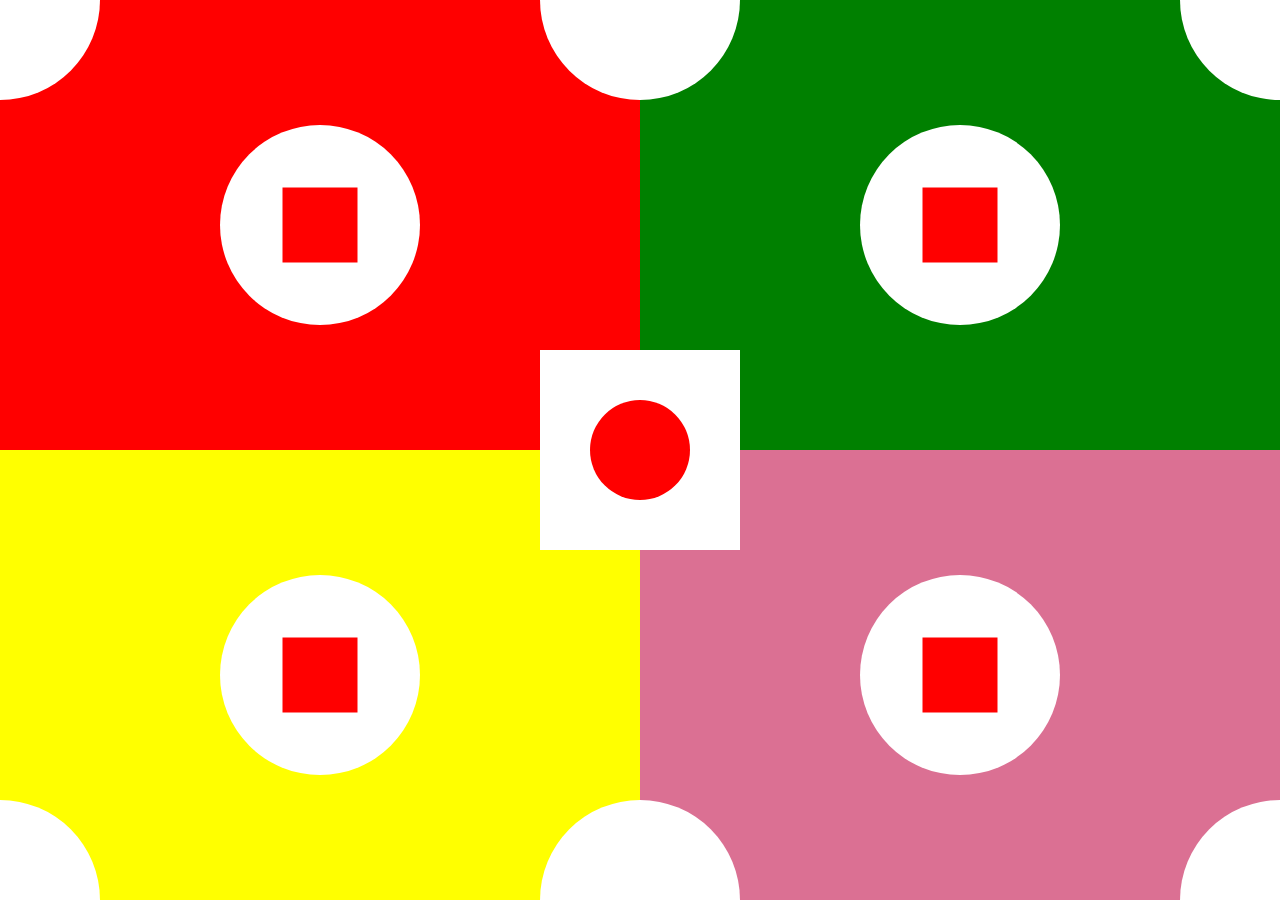
<file: pages/case01.html>
<!DOCTYPE html>
<html lang="en">
  <head>
    <meta charset="UTF-8" />
    <meta name="viewport" content="width=device-width, initial-scale=1.0" />
    <title>Case 01</title>
    <link rel="stylesheet" href="/CSS/case-01.css" />
  </head>
  <body>
    <div class="square-01">
      <div class="circle-01"></div>
      <div class="circle-02"></div>
      <div class="circle-05">
        <div class="rectangle"></div>
      </div>
    </div>
    <div class="square-02">
      <div class="circle-01"></div>
      <div class="circle-02"></div>
      <div class="circle-05">
        <div class="rectangle"></div>
      </div>
    </div>
    <div class="square-03">
      <div class="circle-03"></div>
      <div class="circle-04"></div>
      <div class="circle-05">
        <div class="rectangle"></div>
      </div>
    </div>
    <div class="square-04">
      <div class="circle-03"></div>
      <div class="circle-04"></div>
      <div class="circle-05">
        <div class="rectangle"></div>
      </div>
    </div>
    <div class="mid-square">
      <div class="mid-circle"></div>
    </div>
  </body>
</html>
</file>
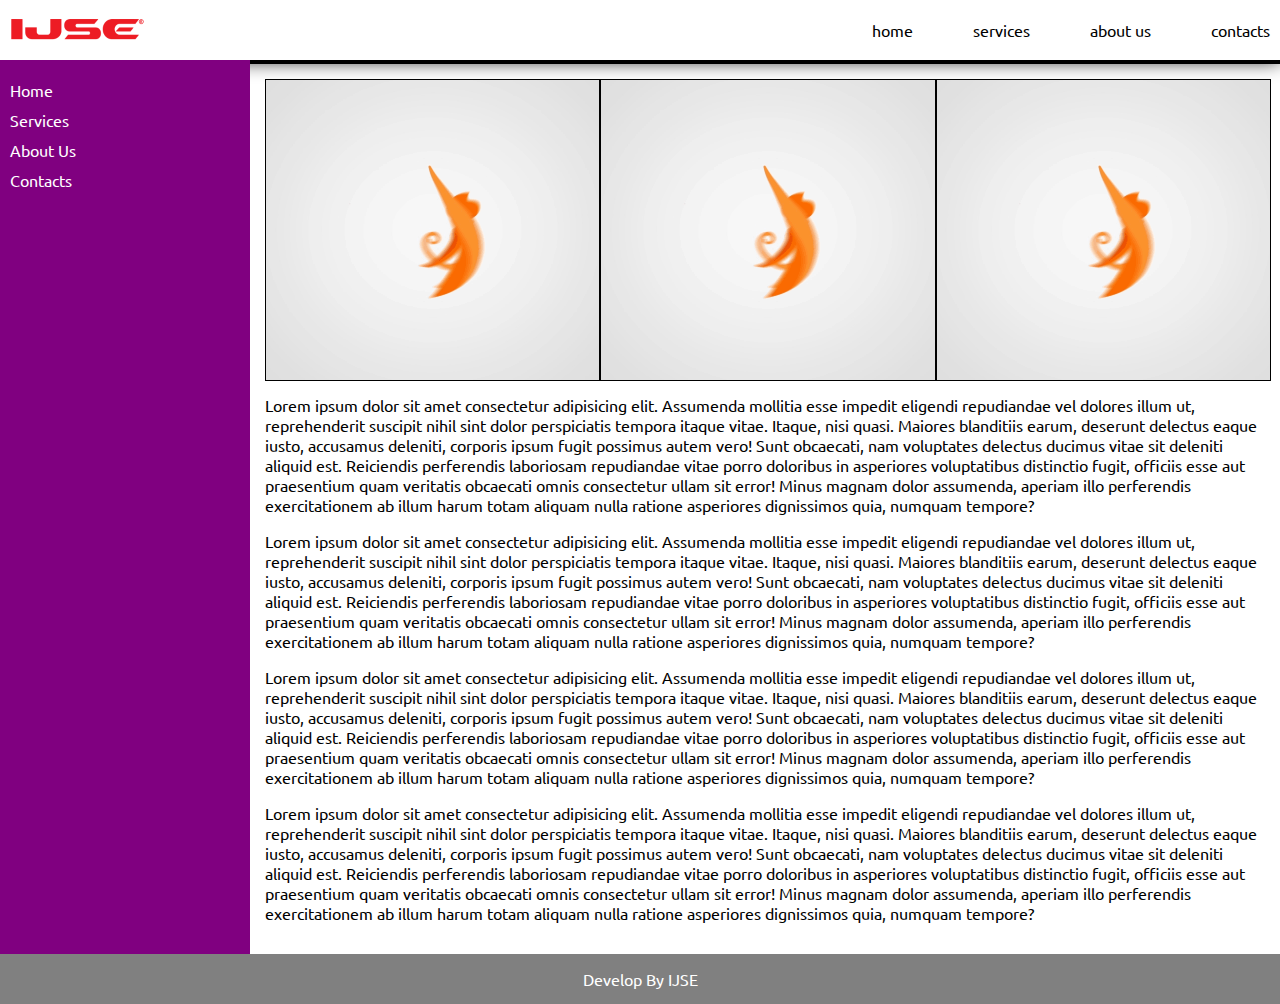
<file: pages/case02.html>
<!DOCTYPE html>
<html lang="en">
  <head>
    <meta charset="UTF-8" />
    <meta name="viewport" content="width=device-width, initial-scale=1.0" />
    <title>Case-02</title>
    <link rel="preconnect" href="https://fonts.googleapis.com" />
    <link rel="preconnect" href="https://fonts.gstatic.com" crossorigin />
    <link
      href="https://fonts.googleapis.com/css2?family=Ubuntu:ital,wght@0,300;0,400;0,500;0,700;1,300;1,400;1,500;1,700&display=swap"
      rel="stylesheet"
    />
    <link rel="stylesheet" href="/CSS/case-02.css" />
  </head>
  <body>
    <header class="header">
      <div class="logo">
        <img src="/assests/images/ijse.png" alt="ijse-logo" />
      </div>
      <div class="nav">
        <ul>
          <li><a href="Home">home</a></li>
          <li><a href="Services">services</a></li>
          <li><a href="About Us">about us</a></li>
          <li><a href="Contacts">contacts</a></li>
        </ul>
      </div>
    </header>
    <main>
      <div class="hero">
        <div class="menu">
          <ul id="menu-nav">
            <li>Home</li>
            <li>Services</li>
            <li>About Us</li>
            <li>Contacts</li>
          </ul>
        </div>
        <div class="content">
          <div class="videos">
            <img src="/assests/images/loading.gif" alt="video-1" />
            <img src="/assests/images/loading.gif" alt="video-2" />
            <img src="/assests/images/loading.gif" alt="video-3" />
          </div>
          <div class="paragraph">
            <p>
              Lorem ipsum dolor sit amet consectetur adipisicing elit. Assumenda
              mollitia esse impedit eligendi repudiandae vel dolores illum ut,
              reprehenderit suscipit nihil sint dolor perspiciatis tempora
              itaque vitae. Itaque, nisi quasi. Maiores blanditiis earum,
              deserunt delectus eaque iusto, accusamus deleniti, corporis ipsum
              fugit possimus autem vero! Sunt obcaecati, nam voluptates delectus
              ducimus vitae sit deleniti aliquid est. Reiciendis perferendis
              laboriosam repudiandae vitae porro doloribus in asperiores
              voluptatibus distinctio fugit, officiis esse aut praesentium quam
              veritatis obcaecati omnis consectetur ullam sit error! Minus
              magnam dolor assumenda, aperiam illo perferendis exercitationem ab
              illum harum totam aliquam nulla ratione asperiores dignissimos
              quia, numquam tempore?
            </p>
            <p>
              Lorem ipsum dolor sit amet consectetur adipisicing elit. Assumenda
              mollitia esse impedit eligendi repudiandae vel dolores illum ut,
              reprehenderit suscipit nihil sint dolor perspiciatis tempora
              itaque vitae. Itaque, nisi quasi. Maiores blanditiis earum,
              deserunt delectus eaque iusto, accusamus deleniti, corporis ipsum
              fugit possimus autem vero! Sunt obcaecati, nam voluptates delectus
              ducimus vitae sit deleniti aliquid est. Reiciendis perferendis
              laboriosam repudiandae vitae porro doloribus in asperiores
              voluptatibus distinctio fugit, officiis esse aut praesentium quam
              veritatis obcaecati omnis consectetur ullam sit error! Minus
              magnam dolor assumenda, aperiam illo perferendis exercitationem ab
              illum harum totam aliquam nulla ratione asperiores dignissimos
              quia, numquam tempore?
            </p>
            <p>
              Lorem ipsum dolor sit amet consectetur adipisicing elit. Assumenda
              mollitia esse impedit eligendi repudiandae vel dolores illum ut,
              reprehenderit suscipit nihil sint dolor perspiciatis tempora
              itaque vitae. Itaque, nisi quasi. Maiores blanditiis earum,
              deserunt delectus eaque iusto, accusamus deleniti, corporis ipsum
              fugit possimus autem vero! Sunt obcaecati, nam voluptates delectus
              ducimus vitae sit deleniti aliquid est. Reiciendis perferendis
              laboriosam repudiandae vitae porro doloribus in asperiores
              voluptatibus distinctio fugit, officiis esse aut praesentium quam
              veritatis obcaecati omnis consectetur ullam sit error! Minus
              magnam dolor assumenda, aperiam illo perferendis exercitationem ab
              illum harum totam aliquam nulla ratione asperiores dignissimos
              quia, numquam tempore?
            </p>
            <p>
              Lorem ipsum dolor sit amet consectetur adipisicing elit. Assumenda
              mollitia esse impedit eligendi repudiandae vel dolores illum ut,
              reprehenderit suscipit nihil sint dolor perspiciatis tempora
              itaque vitae. Itaque, nisi quasi. Maiores blanditiis earum,
              deserunt delectus eaque iusto, accusamus deleniti, corporis ipsum
              fugit possimus autem vero! Sunt obcaecati, nam voluptates delectus
              ducimus vitae sit deleniti aliquid est. Reiciendis perferendis
              laboriosam repudiandae vitae porro doloribus in asperiores
              voluptatibus distinctio fugit, officiis esse aut praesentium quam
              veritatis obcaecati omnis consectetur ullam sit error! Minus
              magnam dolor assumenda, aperiam illo perferendis exercitationem ab
              illum harum totam aliquam nulla ratione asperiores dignissimos
              quia, numquam tempore?
            </p>
          </div>
        </div>
      </div>
    </main>
    <footer>Develop By IJSE</footer>
  </body>
</html>
</file>
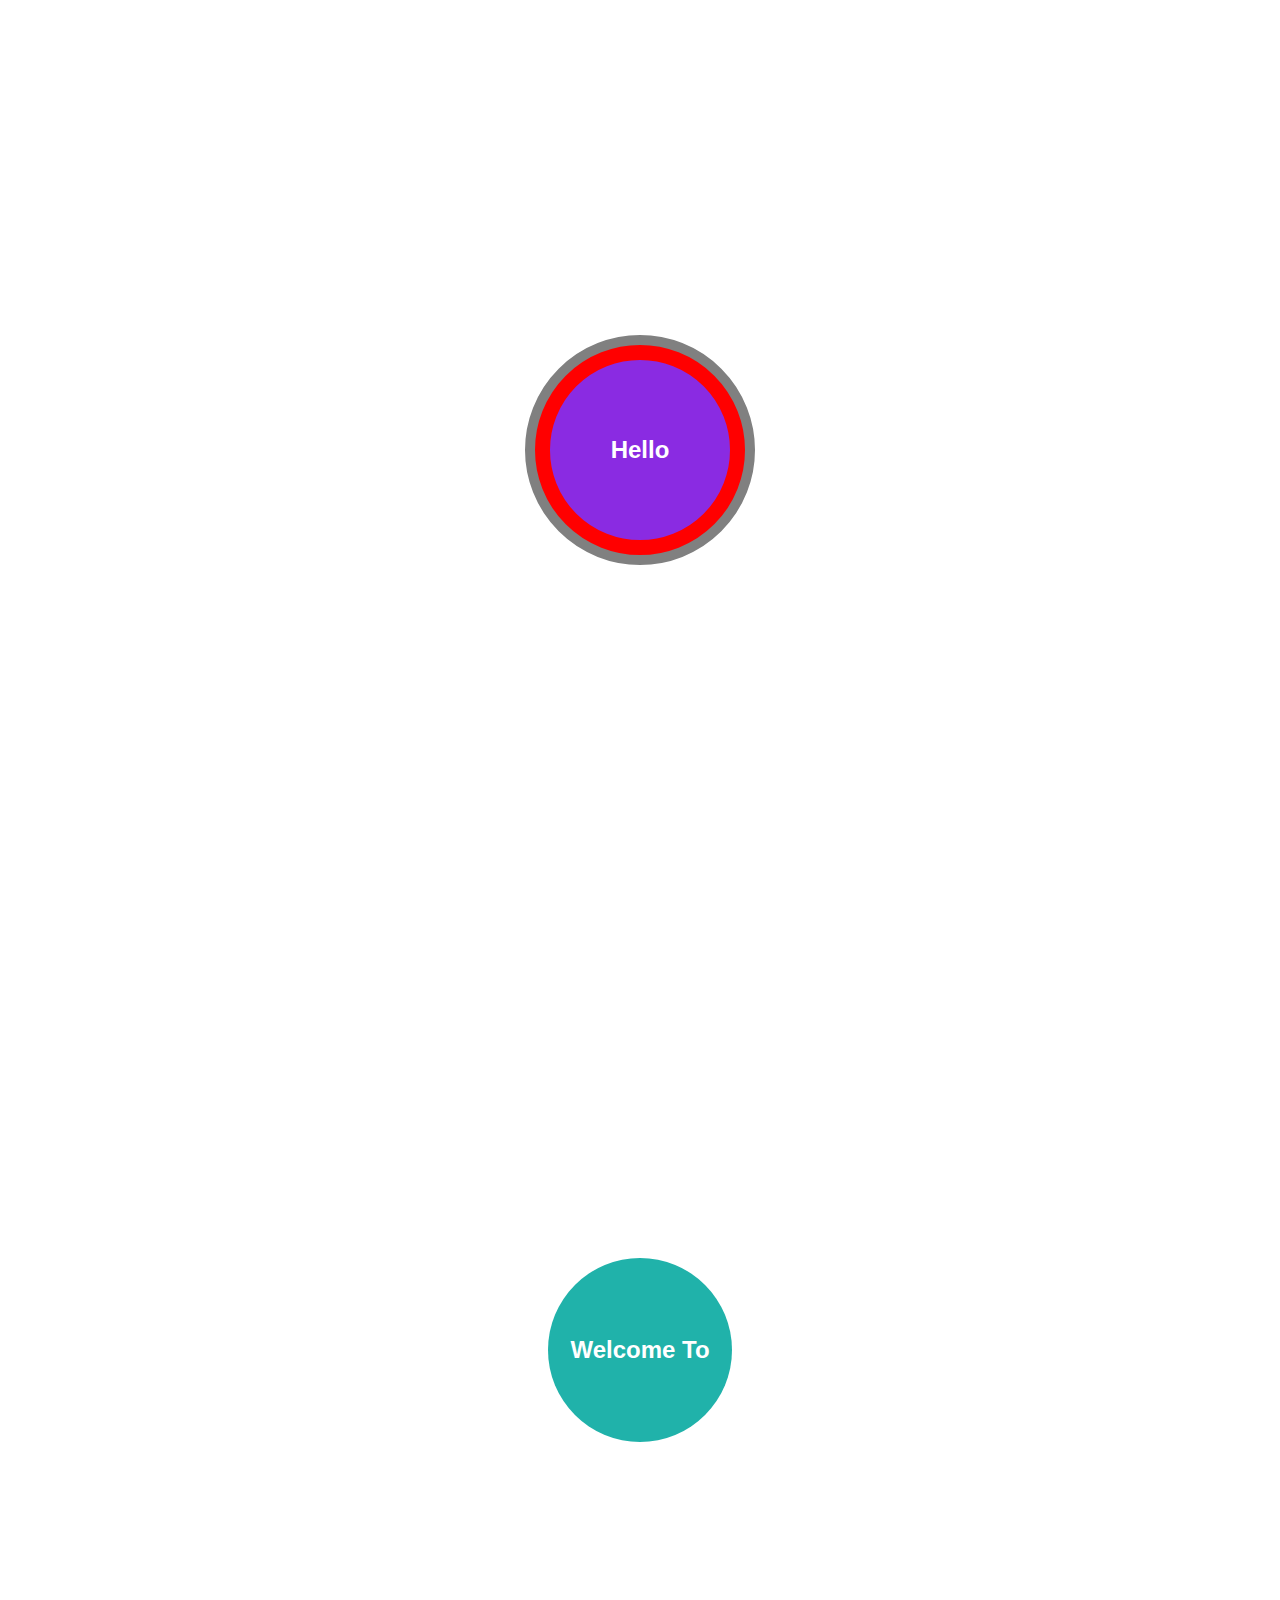
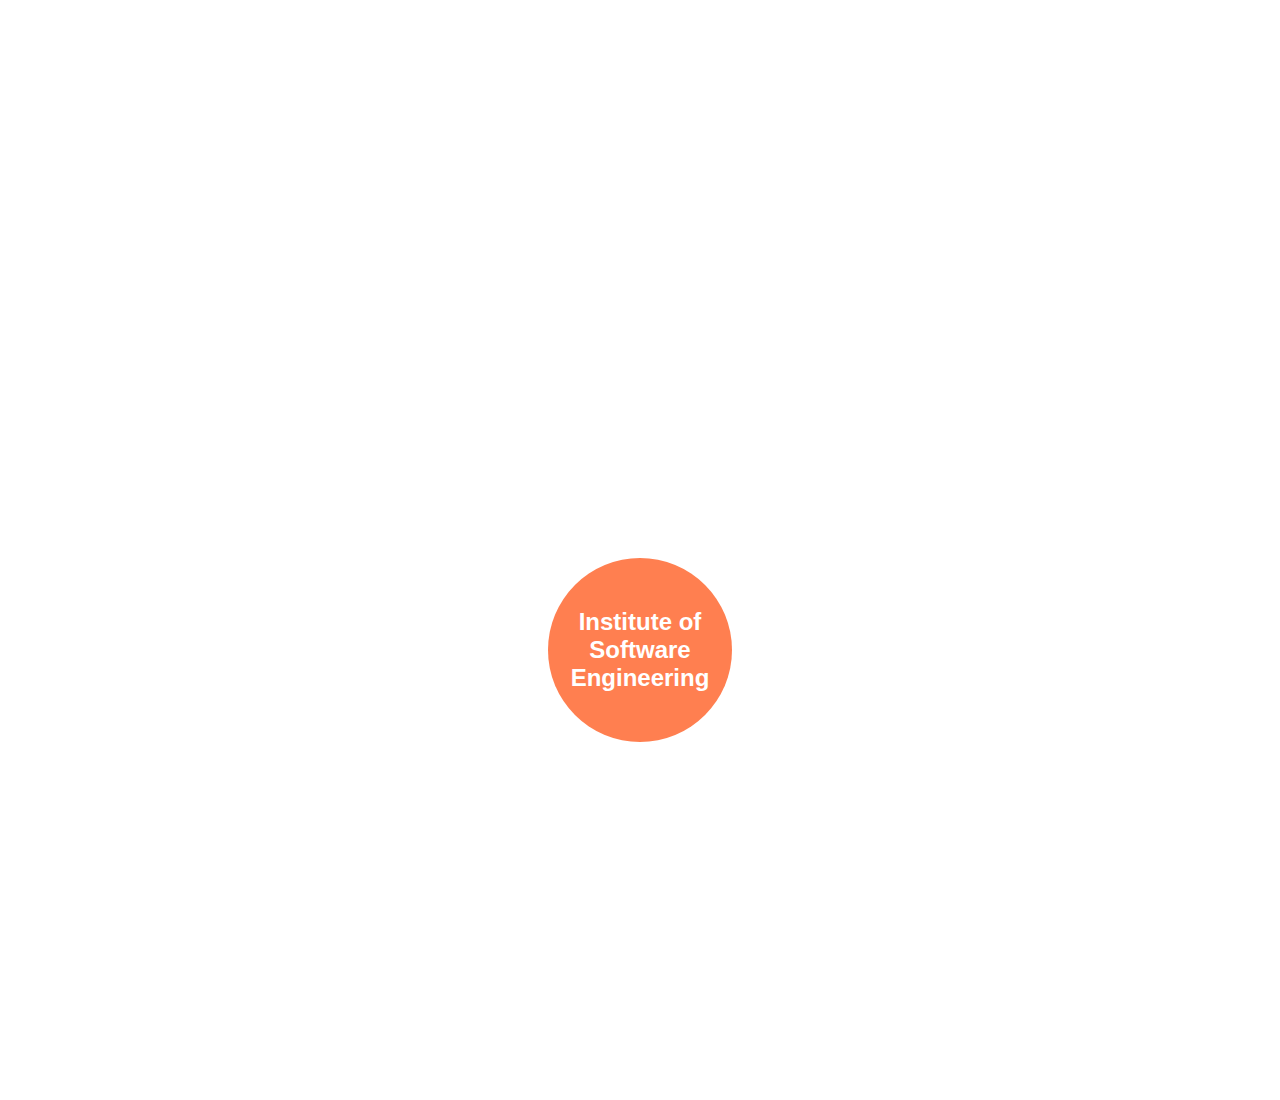
<file: pages/case03.html>
<!DOCTYPE html>
<html lang="en">
  <head>
    <meta charset="UTF-8" />
    <meta name="viewport" content="width=device-width, initial-scale=1.0" />
    <title>Assignment 03 - Case 3</title>
    <link rel="stylesheet" href="/CSS/case-03.css" />
  </head>
  <body>
    <div class="outer">
      <div class="inner"></div>
    </div>
    <section class="page">
      <section id="hello"><h2>Hello</h2></section>
    </section>
    <section class="page">
      <section id="welcome"><h2>Welcome To</h2></section>
    </section>
    <section class="page">
      <section id="ijse"><h2>Institute of Software Engineering</h2></section>
    </section>
  </body>
</html>
</file>
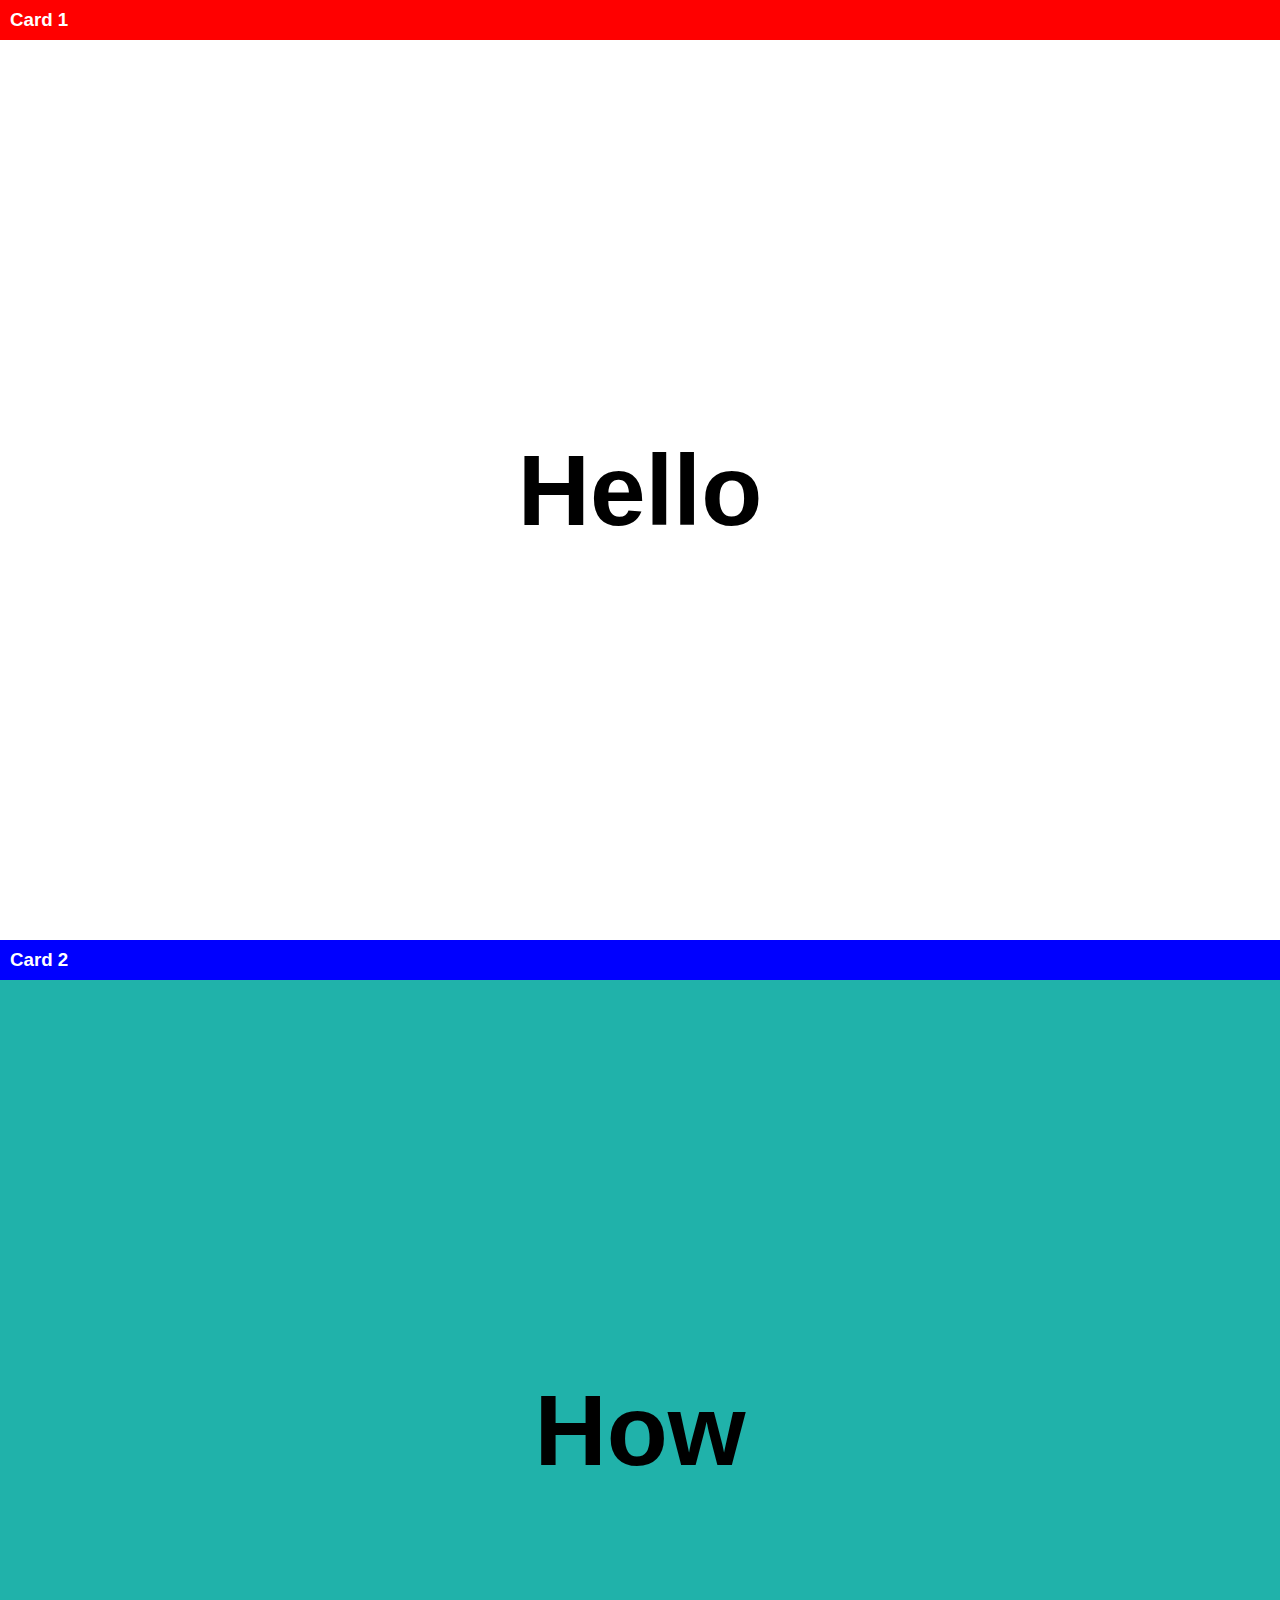
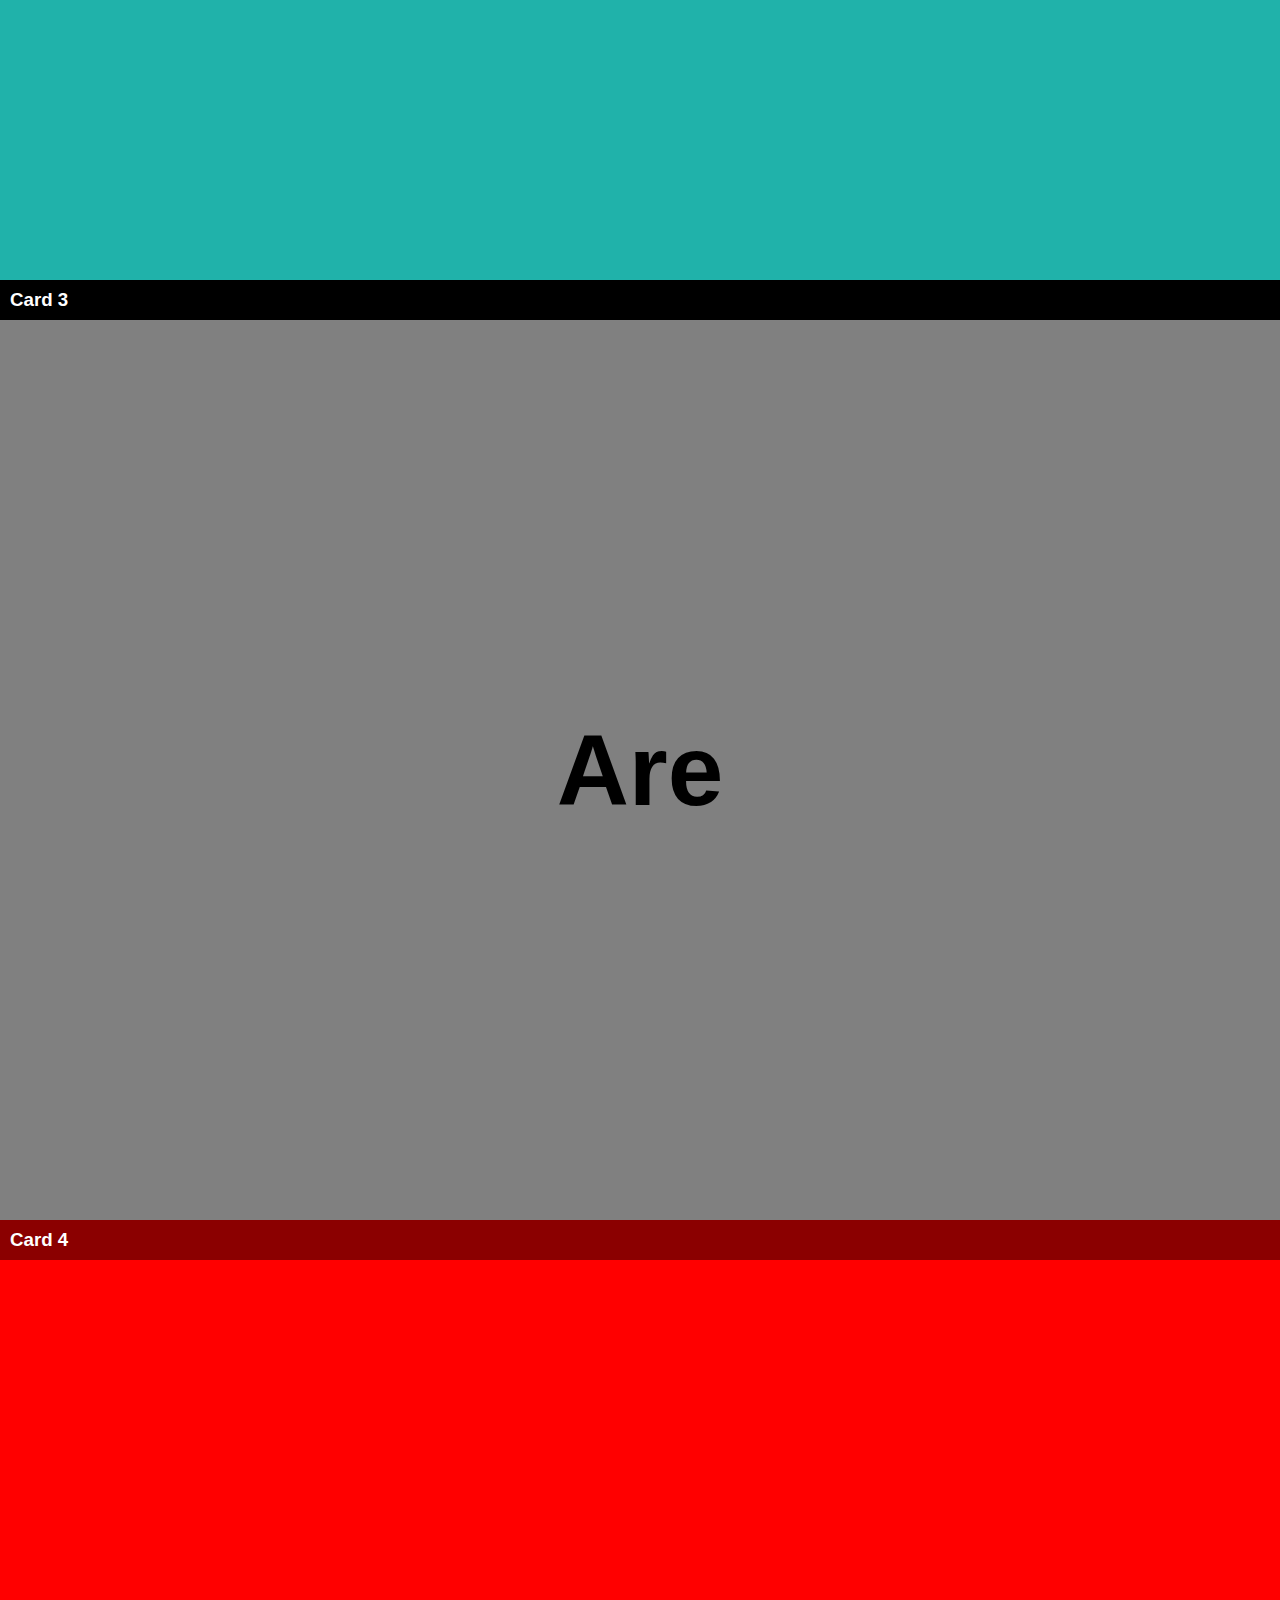
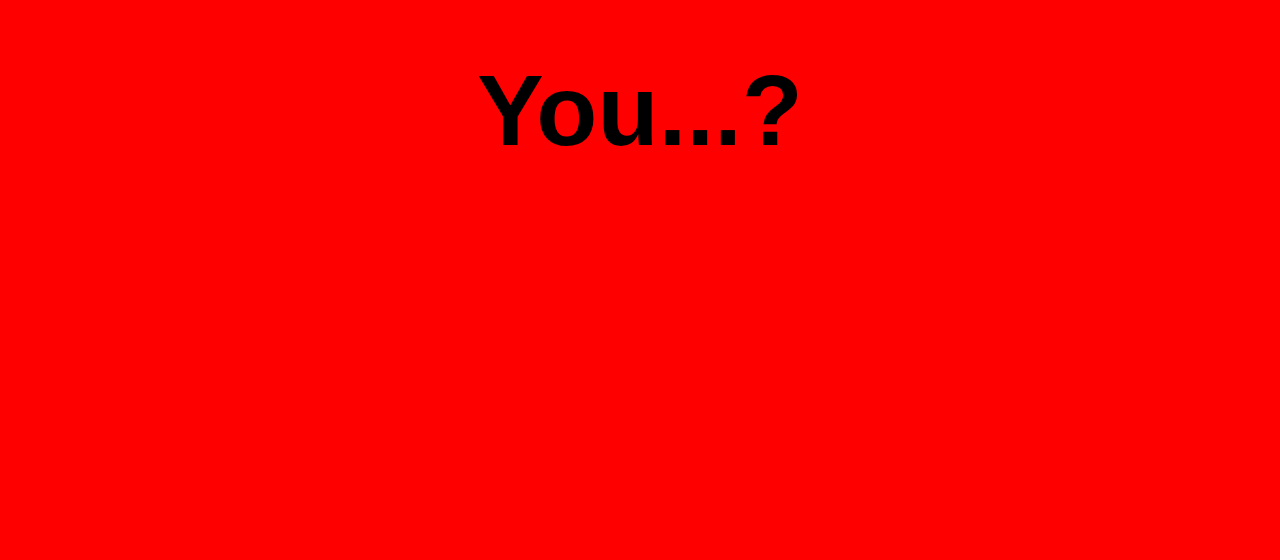
<file: pages/case04.html>
<!DOCTYPE html>
<html lang="en">
  <head>
    <meta charset="UTF-8" />
    <meta name="viewport" content="width=device-width, initial-scale=1.0" />
    <title>Assignment 03 - Case 4</title>
    <link rel="stylesheet" href="/CSS/case-04.css" />
  </head>
  <body>
    <section>
      <header><h3>Card 1</h3></header>
      <main><h1>Hello</h1></main>
    </section>
    <section>
      <header><h3>Card 2</h3></header>
      <main><h1>How</h1></main>
    </section>
    <section>
      <header><h3>Card 3</h3></header>
      <main><h1>Are</h1></main>
    </section>
    <section>
      <header><h3>Card 4</h3></header>
      <main><h1>You...?</h1></main>
    </section>
  </body>
</html>
</file>
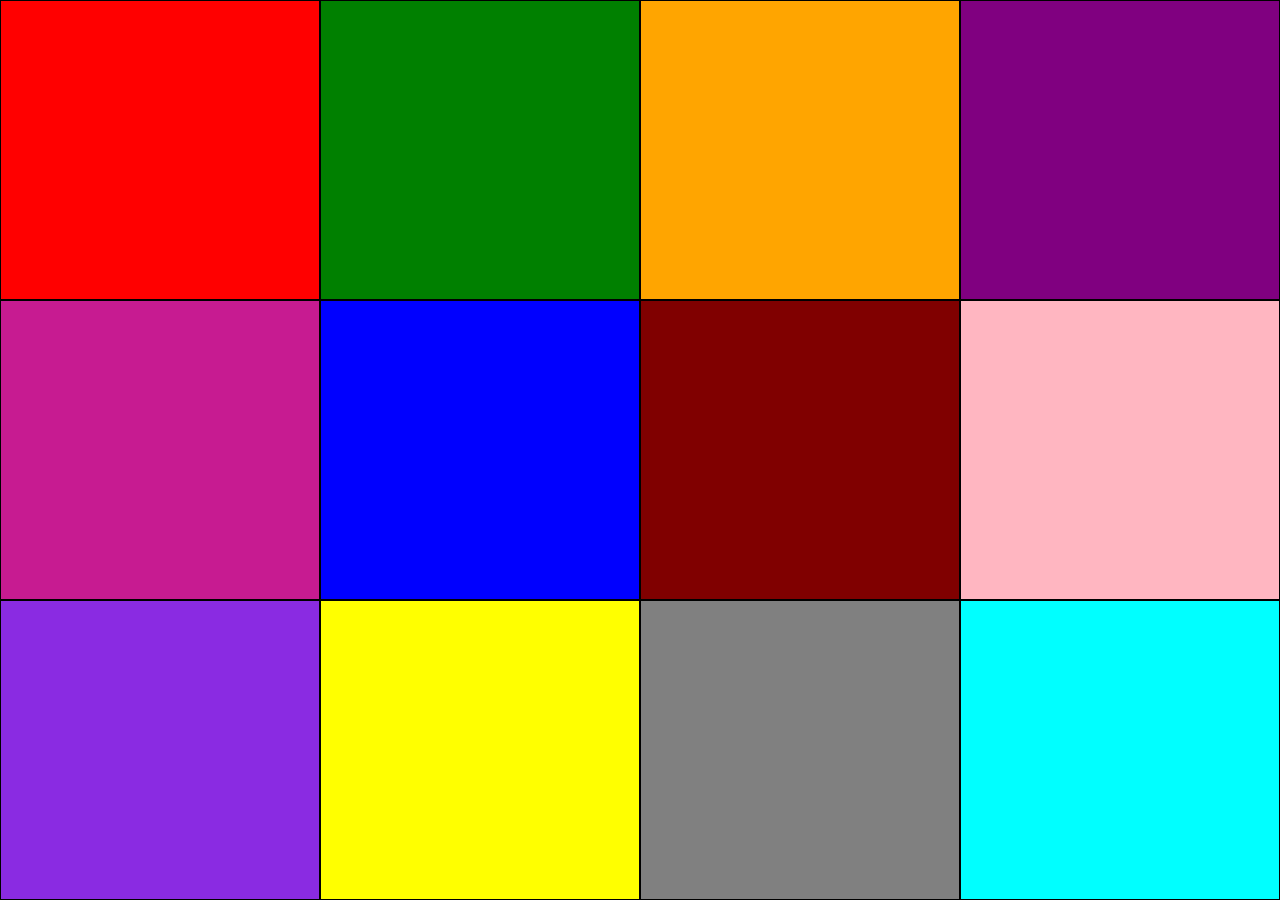
<file: pages/case05.html>
<!DOCTYPE html>
<html lang="en">
  <head>
    <meta charset="UTF-8" />
    <meta name="viewport" content="width=device-width, initial-scale=1.0" />
    <title>Case 05</title>
<link rel="stylesheet" href="/CSS/case-05.css">
  </head>
  <body>
    <div class="container">
      <div class="box box1"></div>
      <div class="box box2"></div>
      <div class="box box3"></div>
      <div class="box box4"></div>
      <div class="box box5"></div>
      <div class="box box6"></div>
      <div class="box box7"></div>
      <div class="box box8"></div>
      <div class="box box9"></div>
      <div class="box box10"></div>
      <div class="box box11"></div>
      <div class="box box12"></div>
    </div>
  </body>
</html>
</file>
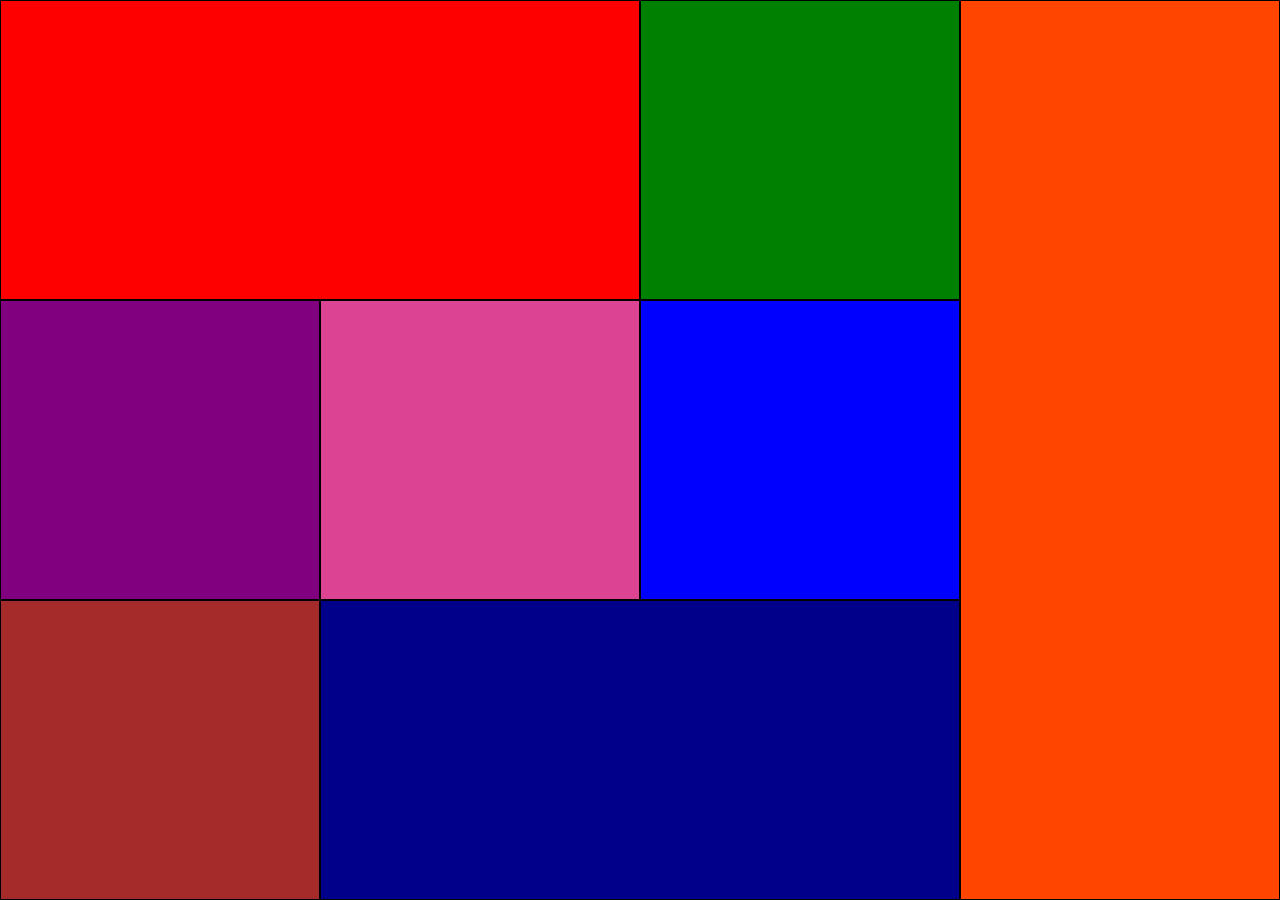
<file: pages/case06.html>
<!DOCTYPE html>
<html lang="en">
  <head>
    <meta charset="UTF-8" />
    <meta name="viewport" content="width=device-width, initial-scale=1.0" />
    <title>Case - 06</title>
    <link rel="stylesheet" href="/CSS/case-06.css" />
  </head>
  <body>
    <div class="container">
      <div class="box box1"></div>
      <div class="box box2"></div>
      <div class="box box3"></div>
      <div class="box box4"></div>
      <div class="box box5"></div>
      <div class="box box6"></div>
      <div class="box box7"></div>
      <div class="box box8"></div>
    </div>
  </body>
</html>
</file>
<file: CSS/case-01.css>
body {
    margin: 0;
  }

  .square-01 {
    width: 50%;
    height: 50%;
    position: absolute;
    top: 0;
    left: 0;
    background-color: red;
  }
  .square-02 {
    width: 50%;
    height: 50%;
    position: absolute;
    top: 0;
    right: 0;
    background-color: green;
  }
  .square-03 {
    width: 50%;
    height: 50%;
    position: absolute;
    bottom: 0;
    left: 0;
    background-color: yellow;
  }
  .square-04 {
    width: 50%;
    height: 50%;
    position: absolute;
    bottom: 0;
    right: 0;
    background-color: palevioletred;
  }
  .circle-01 {
    width: 100px;
    height: 100px;
    background-color: white;
    position: absolute;
    top: 0;
    left: 0;
    border-radius: 0 0 500px 0;
  }
  .circle-02 {
    width: 100px;
    height: 100px;
    background-color: white;
    position: absolute;
    top: 0;
    right: 0;
    border-radius: 0 0 0 500px;
  }
  .circle-03 {
    width: 100px;
    height: 100px;
    background-color: white;
    position: absolute;
    bottom: 0;
    left: 0;
    border-radius: 0 500px 0 0;
  }
  .circle-04 {
    width: 100px;
    height: 100px;
    background-color: white;
    position: absolute;
    bottom: 0;
    right: 0;
    border-radius: 500px 0 0 0;
  }
  .mid-circle {
    width: 100px;
    height: 100px;
    background-color: red;
    position: absolute;
    top: 50%;
    left: 50%;
    transform: translate(-50%, -50%);
    border-radius: 500px;
  }
  .circle-05 {
    width: 200px;
    height: 200px;
    background-color: white;
    position: absolute;
    top: 50%;
    left: 50%;
    transform: translate(-50%, -50%);
    border-radius: 500px;
  }
  .rectangle {
    width: 75px;
    height: 75px;
    background-color: red;
    position: absolute;
    top: 50%;
    left: 50%;
    transform: translate(-50%, -50%);
  }
  .mid-square {
    width: 200px;
    height: 200px;
    background-color: white;
    position: absolute;
    top: 50%;
    left: 50%;
    transform: translate(-50%, -50%);
  }
</file>
<file: CSS/case-02.css>
* {
  font-family: "Ubuntu", sans-serif;
  font-weight: 400;
}
body {
  margin: 0;
}
header {
  width: 100%;
  height: 60px;
  background-color: white;
  display: flex;
  justify-content: space-between;
  align-items: center;

  box-shadow: 0px 0px 20px black;
}

.logo {
  margin: 0;
  padding: 0 0 0 10px;
}
.nav ul {
  list-style: none;
  display: flex;
  flex-direction: row;
  margin: 0;
  padding-right: 10px;
  column-gap: 60px;
}
a {
  list-style: none;
  text-decoration: none;
  color: black;
}

footer {
  width: 100%;
  height: 50px;
  color: white;
  position: absolute;
  background-color: grey;
  display: flex;
  align-items: center;
  justify-content: center;
}
.hero {
  width: 100%;
  min-height: calc(100vh - 110px);
  display: flex;
  flex-direction: row;
}
.menu {
  width: 20%;

  height: auto;
  background-color: purple;

  z-index: 1;
}
.content {
  width: 80%;
  border-top: 4px solid black;
  height: auto;
  padding: 15px;
}
#menu-nav {
  margin: 0;
  padding: 20px 0 0 10px;
  color: white;
  list-style: none;
  display: flex;
  flex-direction: column;
  row-gap: 10px;
}
.videos {
  width: 100%;
  height: 300px;
  background-color: antiquewhite;
  display: flex;
  flex-direction: row;
}
.videos img {
  width: calc(100% / 3);
  height: 100%;
  object-fit: cover;
  border: 1px solid black;
}
.paragraph {
  width: 100%;
  height: auto;
}
</file>
<file: CSS/case-03.css>
body {
    margin: 0;
    overflow-x: hidden;
  }
  .outer {
    width: 200px;
    height: 200px;
    border: 15px solid gray;
    position: fixed;
    top: 50%;
    left: 50%;
    transform: translate(-50%, -50%);
    border-radius: 100%;
    z-index: 1;
  }
  .inner {
    width: 180px;
    height: 180px;
    border: 15px solid red;
    position: relative;
    top: 50%;
    left: 50%;
    transform: translate(-50%, -50%);
    border-radius: 100%;
  }
  
  .page {
    margin: 0;
    width: 100%;
    height: 100vh;
  }
  #hello,
  #welcome,
  #ijse {
    margin: 0;
    width: 184px;
    height: 184px;
    border-radius: 100%;
    position: relative;
    top: 50%;
    left: 50%;
    transform: translate(-50%, -50%);
    align-content: center;
  }
  #hello {
    background-color: blueviolet;
  }
  
  #welcome {
    background-color: lightseagreen;
  }
  
  #ijse {
    background-color: coral;
  }
  h2 {
    font-family: "Segoe UI", Tahoma, Geneva, Verdana, sans-serif;
    color: white;
    text-align: center;
  }
</file>
<file: CSS/case-04.css>
body {
    overflow-x: hidden;
    margin: 0;
    font-family: "Segoe UI", Tahoma, Geneva, Verdana, sans-serif;
  }
  h3 {
    margin: 0;
    margin-left: 10px;
    color: white;
  }
  h1 {
    font-size: 100px;
    text-align: center;
  }
  
  body > section header {
    align-content: center;
    position: sticky;
    top: 0;
    left: 0;
    width: 100vw;
    height: 40px;
  }
  body > section:nth-child(1) header {
    background-color: red;
  }
  body > section:nth-child(2) header {
    background-color: blue;
  }
  body > section:nth-child(3) header {
    background-color: black;
  }
  body > section:nth-child(4) header {
    background-color: darkred;
  }
  
  body > section main {
    align-content: center;
    width: 100vw;
    height: 100vh;
  }
  body > section:nth-child(2) main {
    background-color: lightseagreen;
  }
  body > section:nth-child(3) main {
    background-color: gray;
  }
  body > section:nth-child(4) main {
    background-color: red;
  }
</file>
<file: CSS/case-05.css>
body {
    margin: 0;
  }
  .container {
    width: 100%;
    height: 100vh;
    display: grid;

    grid-template-columns: repeat(4, 1fr);
  }
  .box {
    border: 1px solid black;
  }

  .box1 {
    background-color: red;
  }
  .box2 {
    background-color: green;
  }
  .box3 {
    background-color: orange;
  }
  .box4 {
    background-color: purple;
  }
  .box5 {
    background-color: rgb(199, 27, 145);
  }
  .box6 {
    background-color: blue;
  }
  .box7 {
    background-color: maroon;
  }
  .box8 {
    background-color: lightpink;
  }
  .box9 {
    background-color: blueviolet;
  }
  .box10 {
    background-color: yellow;
  }
  .box11 {
    background-color: grey;
  }
  .box12 {
    background-color: aqua;
  }
</file>
<file: CSS/case-06.css>
body {
    margin: 0;
  }
  .container {
    width: 100%;
    height: 100vh;
    display: grid;
    grid-template-columns: repeat(4, 1fr);
  }
  .box {
    border: 1px solid black;
  }
  .box1 {
    background-color: red;
    grid-column: 1 / 3;
  }
  .box2 {
    background-color: green;
  }
  .box3 {
    background-color: orangered;
    grid-column: 4/5;
    grid-row: 1/4;
  }
  .box4 {
    background-color: purple;
  }
  .box5 {
    background-color: rgb(221, 67, 147);
  }
  .box6 {
    background-color: blue;
  }
  .box7 {
    background-color: brown;
  }
  .box8 {
    background-color: darkblue;
    grid-column: 2/4;
    grid-row: 3/4;
  }
</file>
